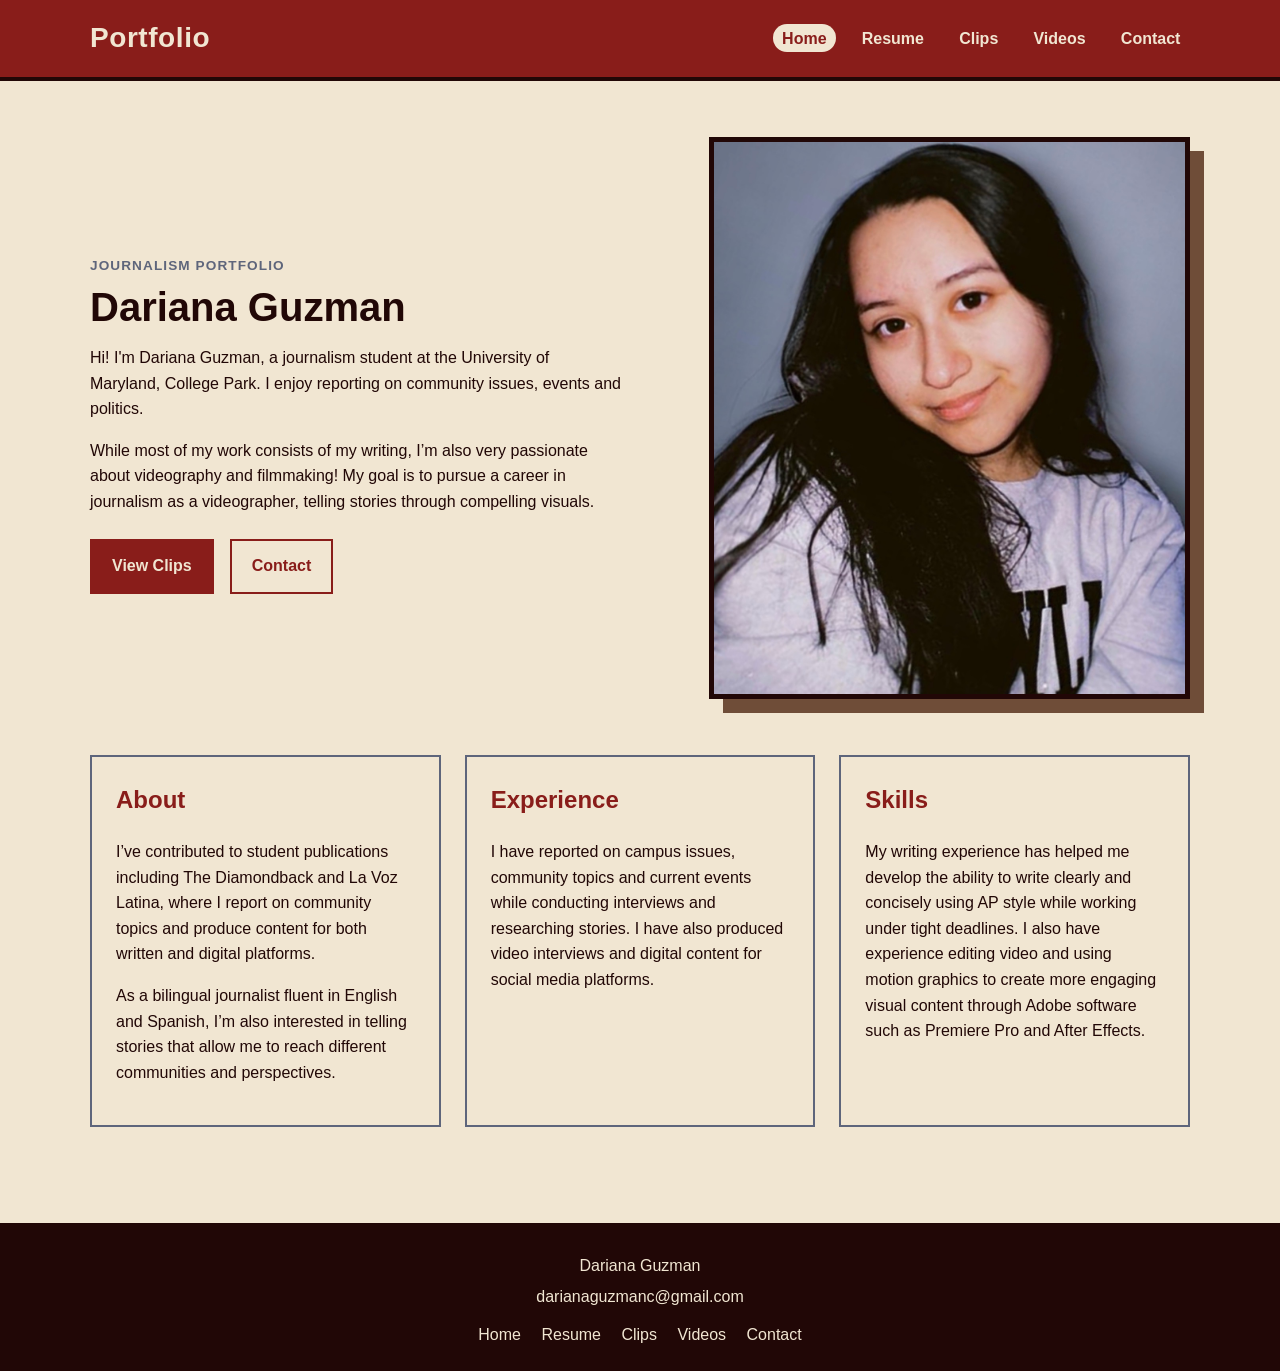
<file: index.html>
<!DOCTYPE html>
<html lang="en">

<head>
  <meta charset="UTF-8">
  <meta name="viewport" content="width=device-width, initial-scale=1.0">
  <meta name="description"
    content="Portfolio for journalism student Dariana Guzman, including biography, resume, clips, and contact information.">
  <title>Home | Portfolio</title>
  <link rel="stylesheet" href="portfolio/css/style.css">
</head>

<body>
  <header class="site-header">
    <div class="container header-inner">
      <a href="index.html" class="site-name">Portfolio</a>
      <nav class="site-nav" aria-label="Main navigation">
        <ul>
          <li><a href="index.html" class="active">Home</a></li>
          <li><a href="portfolio/resume.html">Resume</a></li>
          <li><a href="portfolio/clips.html">Clips</a></li>
          <li><a href="portfolio/videos.html">Videos</a></li>
          <li><a href="portfolio/contact.html">Contact</a></li>
        </ul>
      </nav>
    </div>
  </header>

  <main>
    <section class="hero container">
      <div class="hero-text">
        <p class="eyebrow">Journalism Portfolio</p>
        <h1>Dariana Guzman</h1>
        <p>
          Hi! I'm Dariana Guzman, a journalism student at the University of Maryland, College Park. I enjoy reporting on
          community issues, events and politics.
        </p>
        <p>
          While most of my work consists of my writing, I’m also very passionate about videography and filmmaking! My
          goal is to pursue a career in journalism as a videographer, telling stories through compelling visuals.
        </p>
        <div class="button-group">
          <a href="portfolio/clips.html" class="button">View Clips</a>
          <a href="portfolio/contact.html" class="button button-secondary">Contact</a>
        </div>
      </div>

      <div class="hero-image">
        <img src="portfolio/img/photojpg.jpg" alt="Professional headshot">
      </div>
    </section>

    <section class="quick-info container">
      <div class="card">
        <h2>About</h2>
        <p>
          I’ve contributed to student publications including The Diamondback and La Voz Latina, where I report on
          community topics and produce content for both written and digital platforms.
        </p>
        <p></p>
        As a bilingual journalist fluent in English and Spanish, I’m also interested in telling stories that allow me to
        reach different communities and perspectives.
        </p>
      </div>

      <div class="card">
        <h2>Experience</h2>
        <p>
          I have reported on campus issues, community topics and current events while conducting interviews and
          researching stories. I have also produced video interviews and digital content for social media platforms.
        </p>
      </div>

      <div class="card">
        <h2>Skills</h2>
        <p>
          My writing experience has helped me develop the ability to write clearly and concisely using AP style while
          working under tight deadlines. I also have experience editing video and using motion graphics to create more
          engaging visual content through Adobe software such as Premiere Pro and After Effects.
        </p>
      </div>
    </section>
  </main>

  <footer class="site-footer">
    <div class="container footer-inner">
      <p>Dariana Guzman</p>
      <p>darianaguzmanc@gmail.com</p>
      <nav aria-label="Footer navigation">
        <a href="index.html">Home</a>
        <a href="portfolio/resume.html">Resume</a>
        <a href="portfolio/clips.html">Clips</a>
        <a href="portfolio/videos.html">Videos</a>
        <a href="portfolio/contact.html">Contact</a>
      </nav>
    </div>
  </footer>
</body>

</html>
</file>
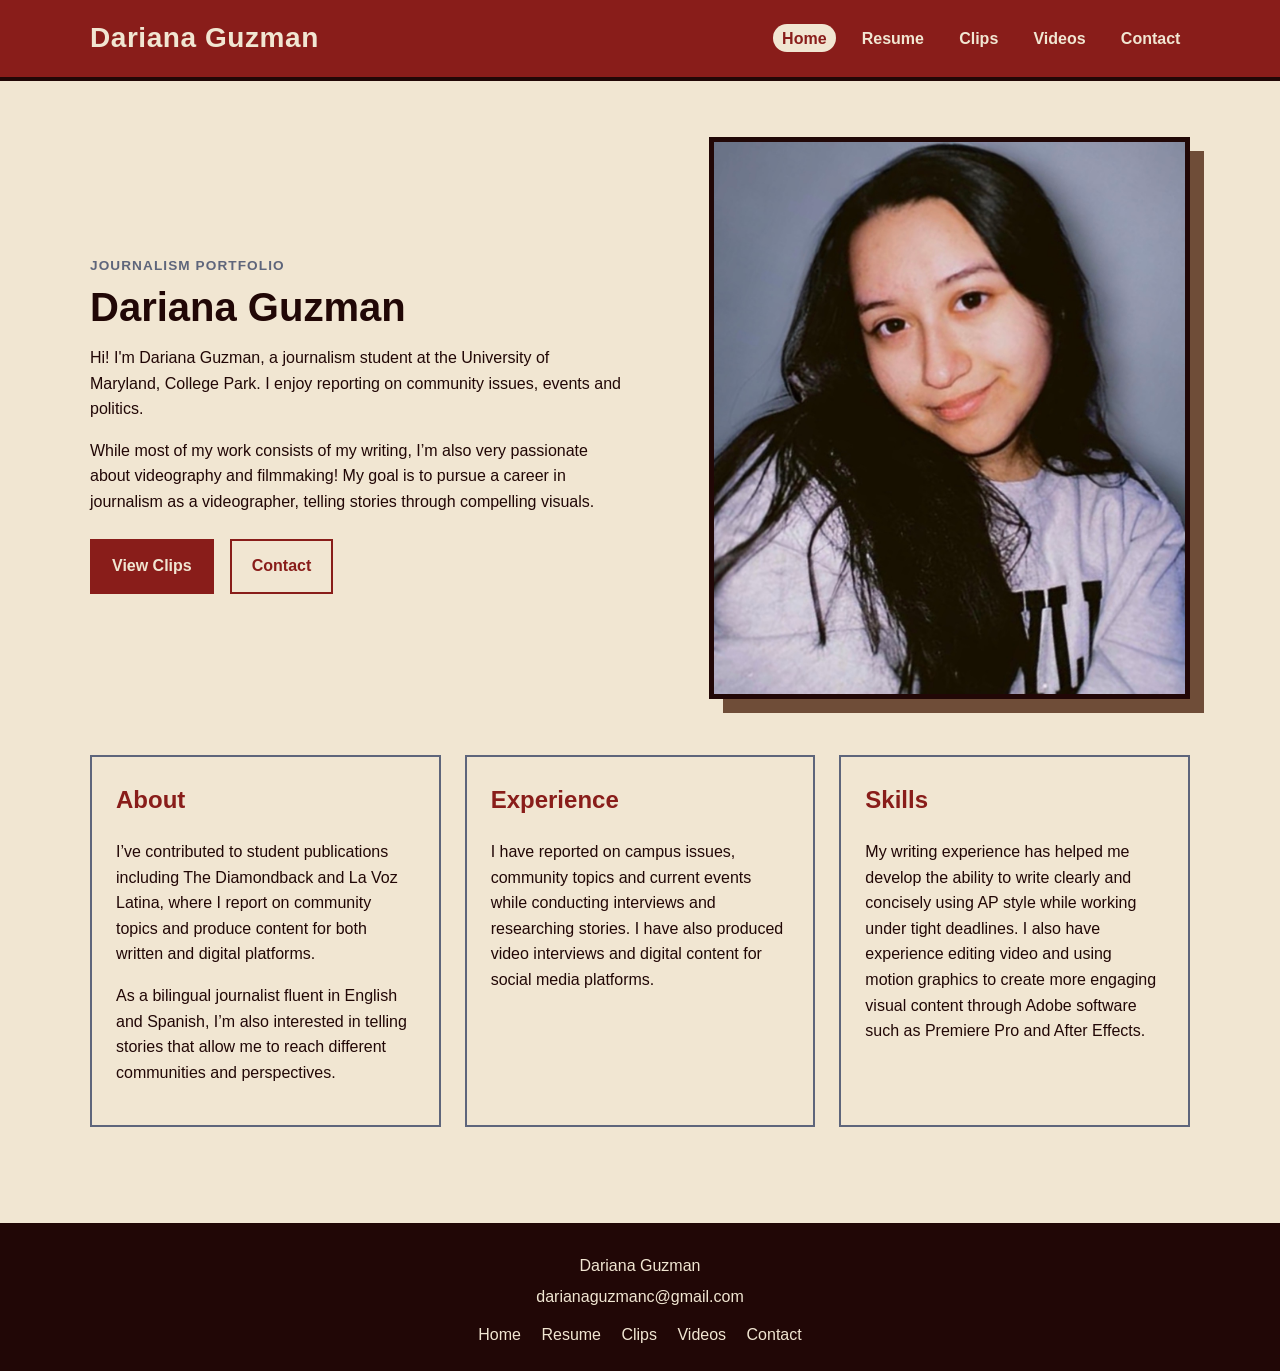
<file: portfolio/index.html>
<!DOCTYPE html>
<html lang="en">
<head>
  <meta charset="UTF-8">
  <meta name="viewport" content="width=device-width, initial-scale=1.0">
  <meta name="description" content="Portfolio for journalism student Dariana Guzman, including biography, resume, clips, and contact information.">
  <title>Home | Portfolio</title>
  <link rel="stylesheet" href="css/style.css">
</head>
<body>
  <header class="site-header">
    <div class="container header-inner">
      <a href="index.html" class="site-name">Dariana Guzman</a>
      <nav class="site-nav" aria-label="Main navigation">
        <ul>
          <li><a href="index.html" class="active">Home</a></li>
          <li><a href="resume.html">Resume</a></li>
          <li><a href="clips.html">Clips</a></li>
          <li><a href="videos.html">Videos</a></li>
          <li><a href="contact.html">Contact</a></li>
        </ul>
      </nav>
    </div>
  </header>

  <main>
    <section class="hero container">
      <div class="hero-text">
        <p class="eyebrow">Journalism Portfolio</p>
        <h1>Dariana Guzman</h1>
        <p>
          Hi! I'm Dariana Guzman, a journalism student at the University of Maryland, College Park. I enjoy reporting on community issues, events and politics. 
        </p>
        <p>
          While most of my work consists of my writing, I’m also very passionate about videography and filmmaking! My goal is to pursue a career in journalism as a videographer, telling stories through compelling visuals. 
        </p>
        <div class="button-group">
          <a href="clips.html" class="button">View Clips</a>
          <a href="contact.html" class="button button-secondary">Contact</a>
        </div>
      </div>

      <div class="hero-image">
        <img src="img/photojpg.jpg" alt="Professional headshot">
      </div>
    </section>

    <section class="quick-info container">
      <div class="card">
        <h2>About</h2>
        <p>
          I’ve contributed to student publications including The Diamondback and La Voz Latina, where I report on community topics and produce content for both written and digital platforms. 
        </p>
        <p></p>
          As a bilingual journalist fluent in English and Spanish, I’m also interested in telling stories that allow me to reach different communities and perspectives. 
        </p>
      </div>

      <div class="card">
        <h2>Experience</h2>
        <p>
          I have reported on campus issues, community topics and current events while conducting interviews and researching stories. I have also produced video interviews and digital content for social media platforms.
        </p>
      </div>

      <div class="card">
        <h2>Skills</h2>
        <p>
          My writing experience has helped me develop the ability to write clearly and concisely using AP style while working under tight deadlines. I also have experience editing video and using motion graphics to create more engaging visual content through Adobe software such as Premiere Pro and After Effects.
        </p>
      </div>
    </section>
  </main>

  <footer class="site-footer">
    <div class="container footer-inner">
      <p>Dariana Guzman</p>
      <p>darianaguzmanc@gmail.com</p>
      <nav aria-label="Footer navigation">
        <a href="index.html">Home</a>
        <a href="resume.html">Resume</a>
        <a href="clips.html">Clips</a>
        <a href="videos.html">Videos</a>
        <a href="contact.html">Contact</a>
      </nav>
    </div>
  </footer>
</body>
</html>
</file>
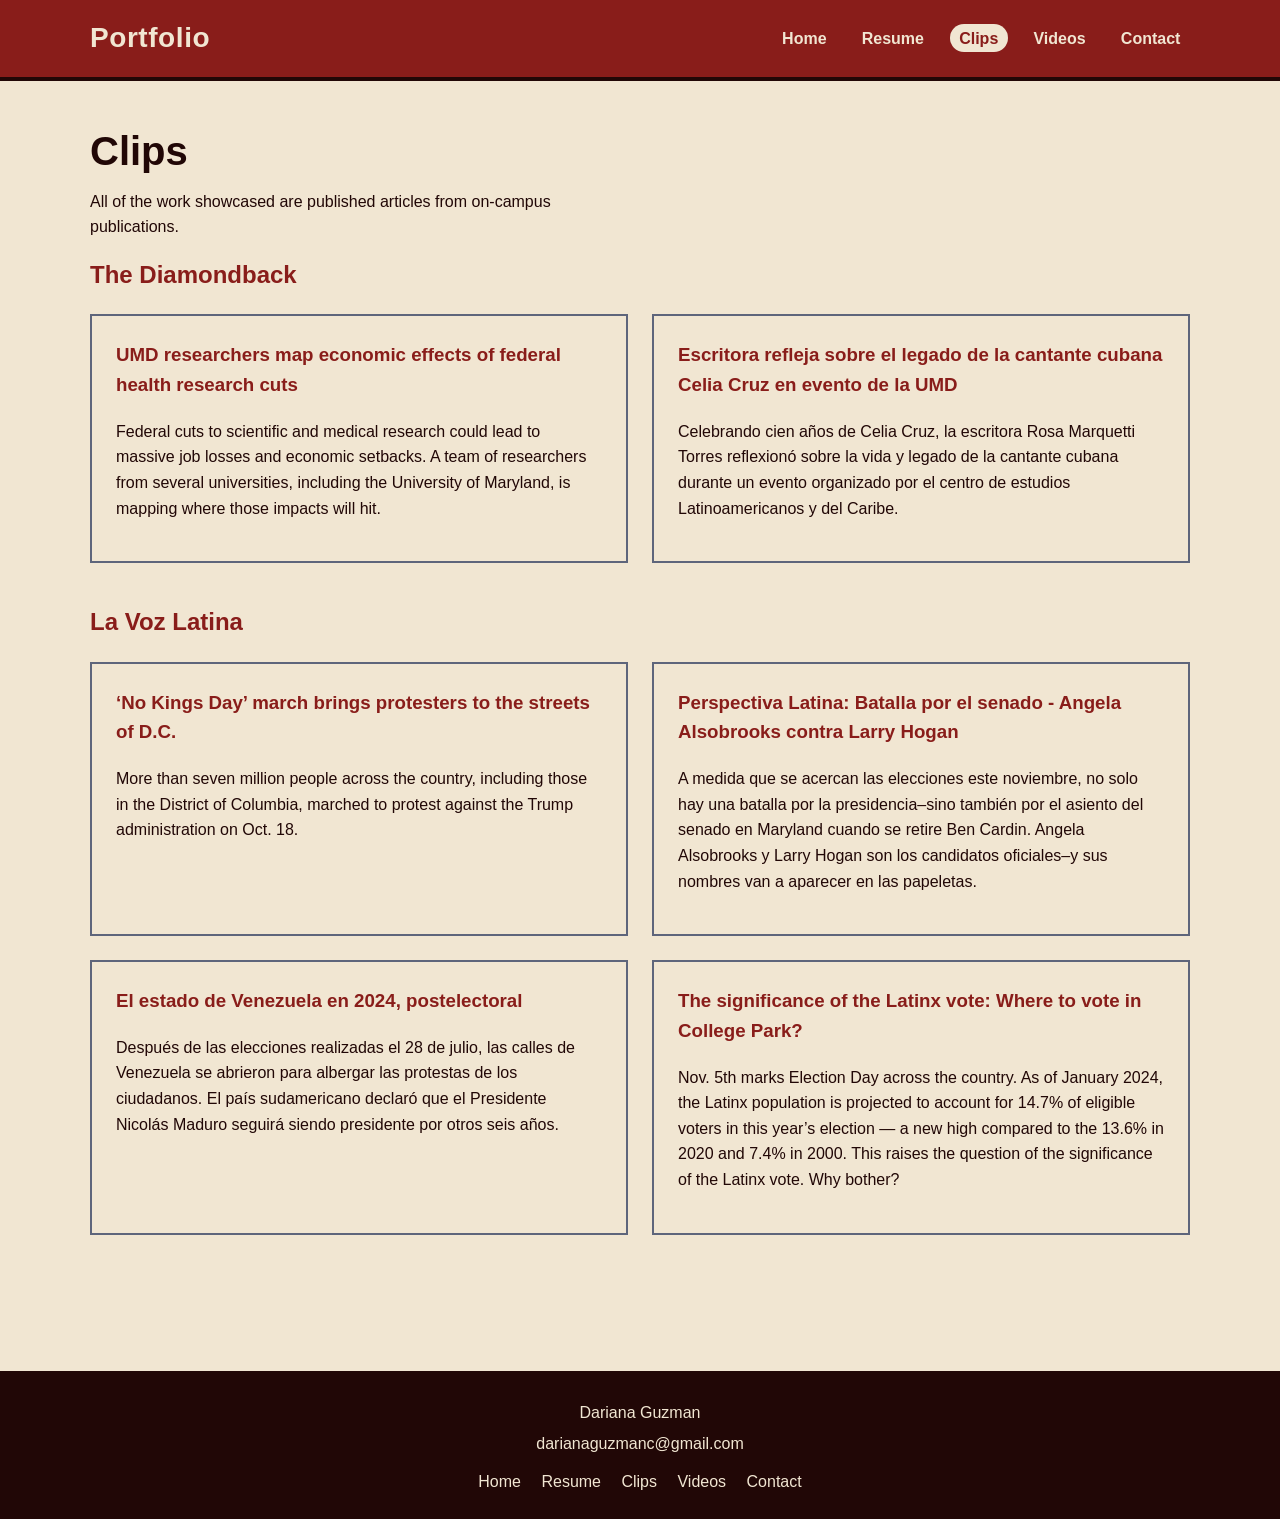
<file: portfolio/clips.html>
<!DOCTYPE html>
<html lang="en">

<head>
  <meta charset="UTF-8">
  <meta name="viewport" content="width=device-width, initial-scale=1.0">
  <meta name="description" content="Published clips and multimedia work portfolio page.">
  <title>Clips | Portfolio</title>
  <link rel="stylesheet" href="css/style.css">
</head>

<body>
  <header class="site-header">
    <div class="container header-inner">
      <a href="../index.html" class="site-name">Portfolio</a>
      <nav class="site-nav" aria-label="Main navigation">
        <ul>
          <li><a href="../index.html">Home</a></li>
          <li><a href="resume.html">Resume</a></li>
          <li><a href="clips.html" class="active">Clips</a></li>
          <li><a href="videos.html">Videos</a></li>
          <li><a href="contact.html">Contact</a></li>
        </ul>
      </nav>
    </div>
  </header>

  <main class="container page-content">
    <h1>Clips</h1>
    <p class="page-intro">
      All of the work showcased are published articles from on-campus publications.
    </p>

    <!-- The Diamondback -->
    <section class="clips-group">
      <h2>The Diamondback</h2>
      <div class="clips-grid">

        <article class="clip-card">
          <h3>
            <a href="https://dbknews.com/2025/10/17/umd-research-federal-economy/"
              target="_blank" rel="noopener noreferrer">
              UMD researchers map economic effects of federal health research cuts
            </a>
          </h3>
          <p>
            Federal cuts to scientific and medical research could lead to massive job losses and economic setbacks. A
            team of researchers from several universities, including the University of Maryland, is mapping where those
            impacts will hit.
          </p>
        </article>

        <article class="clip-card">
          <h3>
            <a href="https://dbknews.com/2025/10/27/cien-anos-celia-cruz-evento-umd/"
              target="_blank" rel="noopener noreferrer">
              Escritora refleja sobre el legado de la cantante cubana Celia Cruz en evento de la UMD
            </a>
          </h3>
          <p>
            Celebrando cien años de Celia Cruz, la escritora Rosa Marquetti Torres reflexionó sobre la vida y legado de
            la cantante cubana durante un evento organizado por el centro de estudios Latinoamericanos y del Caribe.
          </p>
        </article>

      </div>
    </section>

    <!-- La Voz Latina -->
    <section class="clips-group">
      <h2>La Voz Latina</h2>
      <div class="clips-grid">

        <article class="clip-card">
          <h3>
            <a href="https://www.lavozlatina.org/post/no-kings-day-march-brings-protesters-to-the-streets-of-d-c"
              target="_blank" rel="noopener noreferrer">
              ‘No Kings Day’ march brings protesters to the streets of D.C.
            </a>
          </h3>
          <p>
            More than seven million people across the country, including those in the District of Columbia, marched
            to protest against the Trump administration on Oct. 18. 
          </p>
        </article>

        <article class="clip-card">
          <h3>
            <a href="https://www.lavozlatina.org/post/perspectiva-latina-batalla-por-el-senado-angela-alsobrooks-contra-larry-hogan"
              target="_blank" rel="noopener noreferrer">
              Perspectiva Latina: Batalla por el senado - Angela Alsobrooks contra Larry Hogan
            </a>
          </h3>
          <p>
            A medida que se acercan las elecciones este noviembre, no solo hay una batalla por la presidencia–sino también por el asiento del senado en Maryland cuando se retire Ben Cardin. Angela Alsobrooks y Larry Hogan son los candidatos oficiales–y sus nombres van a aparecer en las papeletas. 
          </p>
        </article>

        <article class="clip-card">
          <h3>
            <a href="https://www.lavozlatina.org/post/el-estado-de-venezuela-en-2024-postelectoral"
              target="_blank" rel="noopener noreferrer">
              El estado de Venezuela en 2024, postelectoral
            </a>
          </h3>
          <p>
            Después de las elecciones realizadas el 28 de julio, las calles de Venezuela se abrieron para albergar las protestas de los ciudadanos. El país sudamericano declaró que el Presidente Nicolás Maduro seguirá siendo presidente por otros seis años. 
          </p>
        </article>

        <article class="clip-card">
          <h3>
            <a href="https://www.lavozlatina.org/post/the-significance-of-the-latinx-vote-where-to-vote-in-college-park"
              target="_blank" rel="noopener noreferrer">
              The significance of the Latinx vote: Where to vote in College Park?
            </a>
          </h3>
          <p>
            Nov. 5th marks Election Day across the country. As of January 2024, the Latinx population is projected to account for 14.7% of eligible voters in this year’s election — a new high compared to the 13.6% in 2020 and 7.4% in 2000. This raises the question of the significance of the Latinx vote. Why bother? 
          </p>
        </article>

      </div>
    </section>

  </main>

  <footer class="site-footer">
    <div class="container footer-inner">
      <p>Dariana Guzman</p>
      <p>darianaguzmanc@gmail.com</p>
      <nav aria-label="Footer navigation">
        <a href="../index.html">Home</a>
        <a href="resume.html">Resume</a>
        <a href="clips.html">Clips</a>
        <a href="videos.html">Videos</a>
        <a href="contact.html">Contact</a>
      </nav>
    </div>
  </footer>

</body>

</html>
</file>
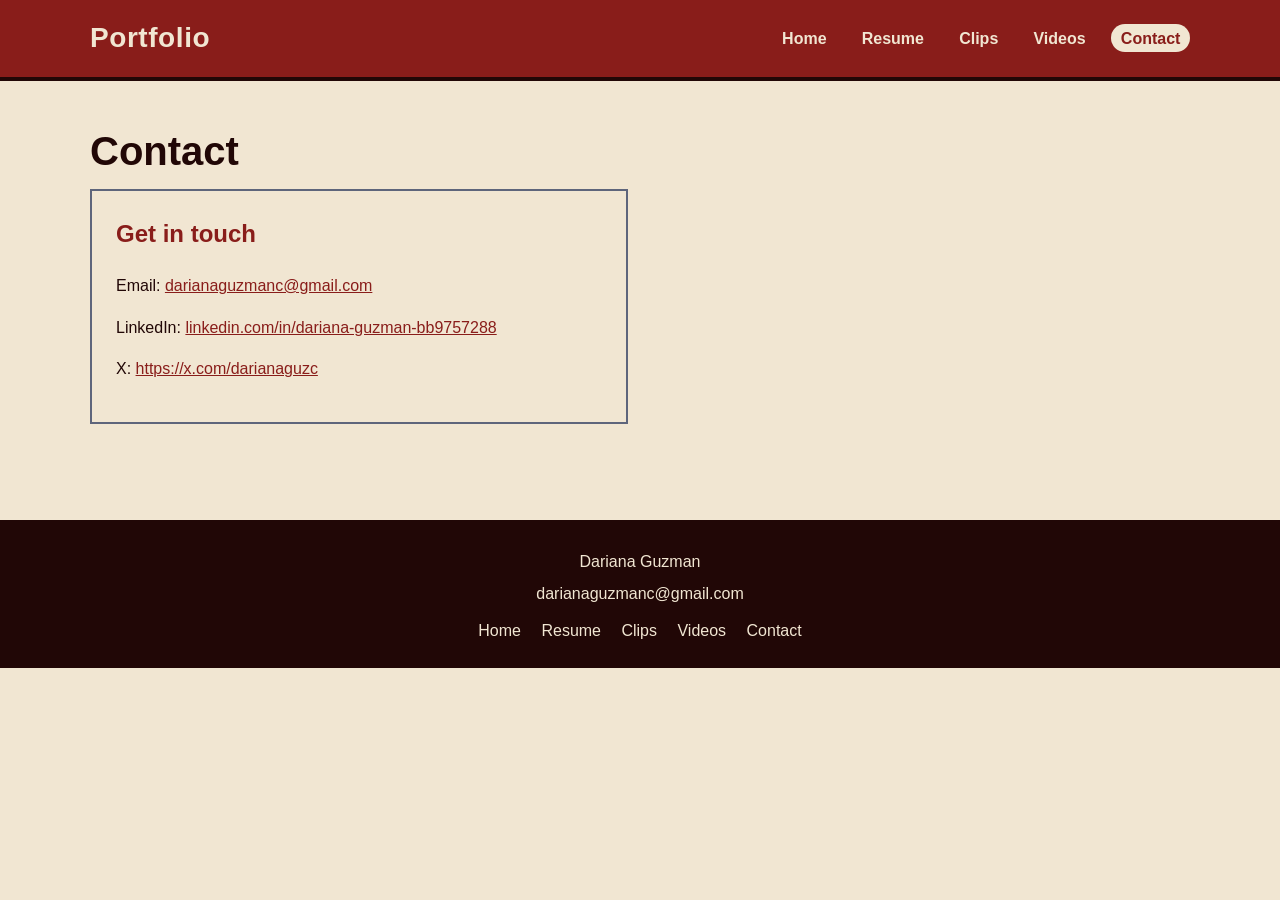
<file: portfolio/contact.html>
<!DOCTYPE html>
<html lang="en">
<head>
  <meta charset="UTF-8">
  <meta name="viewport" content="width=device-width, initial-scale=1.0">
  <meta name="description" content="Contact information and professional social links.">
  <title>Contact | Portfolio</title>
  <link rel="stylesheet" href="css/style.css">
</head>
<body>
  <header class="site-header">
    <div class="container header-inner">
      <a href="../index.html" class="site-name">Portfolio</a>
      <nav class="site-nav" aria-label="Main navigation">
        <ul>
          <li><a href="../index.html">Home</a></li>
          <li><a href="resume.html">Resume</a></li>
          <li><a href="clips.html">Clips</a></li>
          <li><a href="videos.html">Videos</a></li>
          <li><a href="contact.html" class="active">Contact</a></li>
        </ul>
      </nav>
    </div>
  </header>

  <main class="container page-content">
    <h1>Contact</h1>

    <section class="contact-layout">
      <div class="contact-card">
        <h2>Get in touch</h2>
        <p>Email: <a href="mailto:darianaguzmanc@gmail.com.com">darianaguzmanc@gmail.com</a></p>
        <p>LinkedIn: <a href="https://www.linkedin.com/in/dariana-guzman-bb9757288" target="_blank" rel="noopener noreferrer">linkedin.com/in/dariana-guzman-bb9757288</a>
        </p>
        <p>X: <a href="https://x.com/darianaguzc" target="_blank" rel="noopener noreferrer">https://x.com/darianaguzc</a>
        </p>
      </div>
    </section>
  </main>

  <footer class="site-footer">
    <div class="container footer-inner">
      <p>Dariana Guzman</p>
      <p>darianaguzmanc@gmail.com</p>
      <nav aria-label="Footer navigation">
        <a href="../index.html">Home</a>
        <a href="resume.html">Resume</a>
        <a href="clips.html">Clips</a>
        <a href="videos.html">Videos</a>
        <a href="contact.html">Contact</a>
      </nav>
    </div>
  </footer>
</body>
</html>
</file>
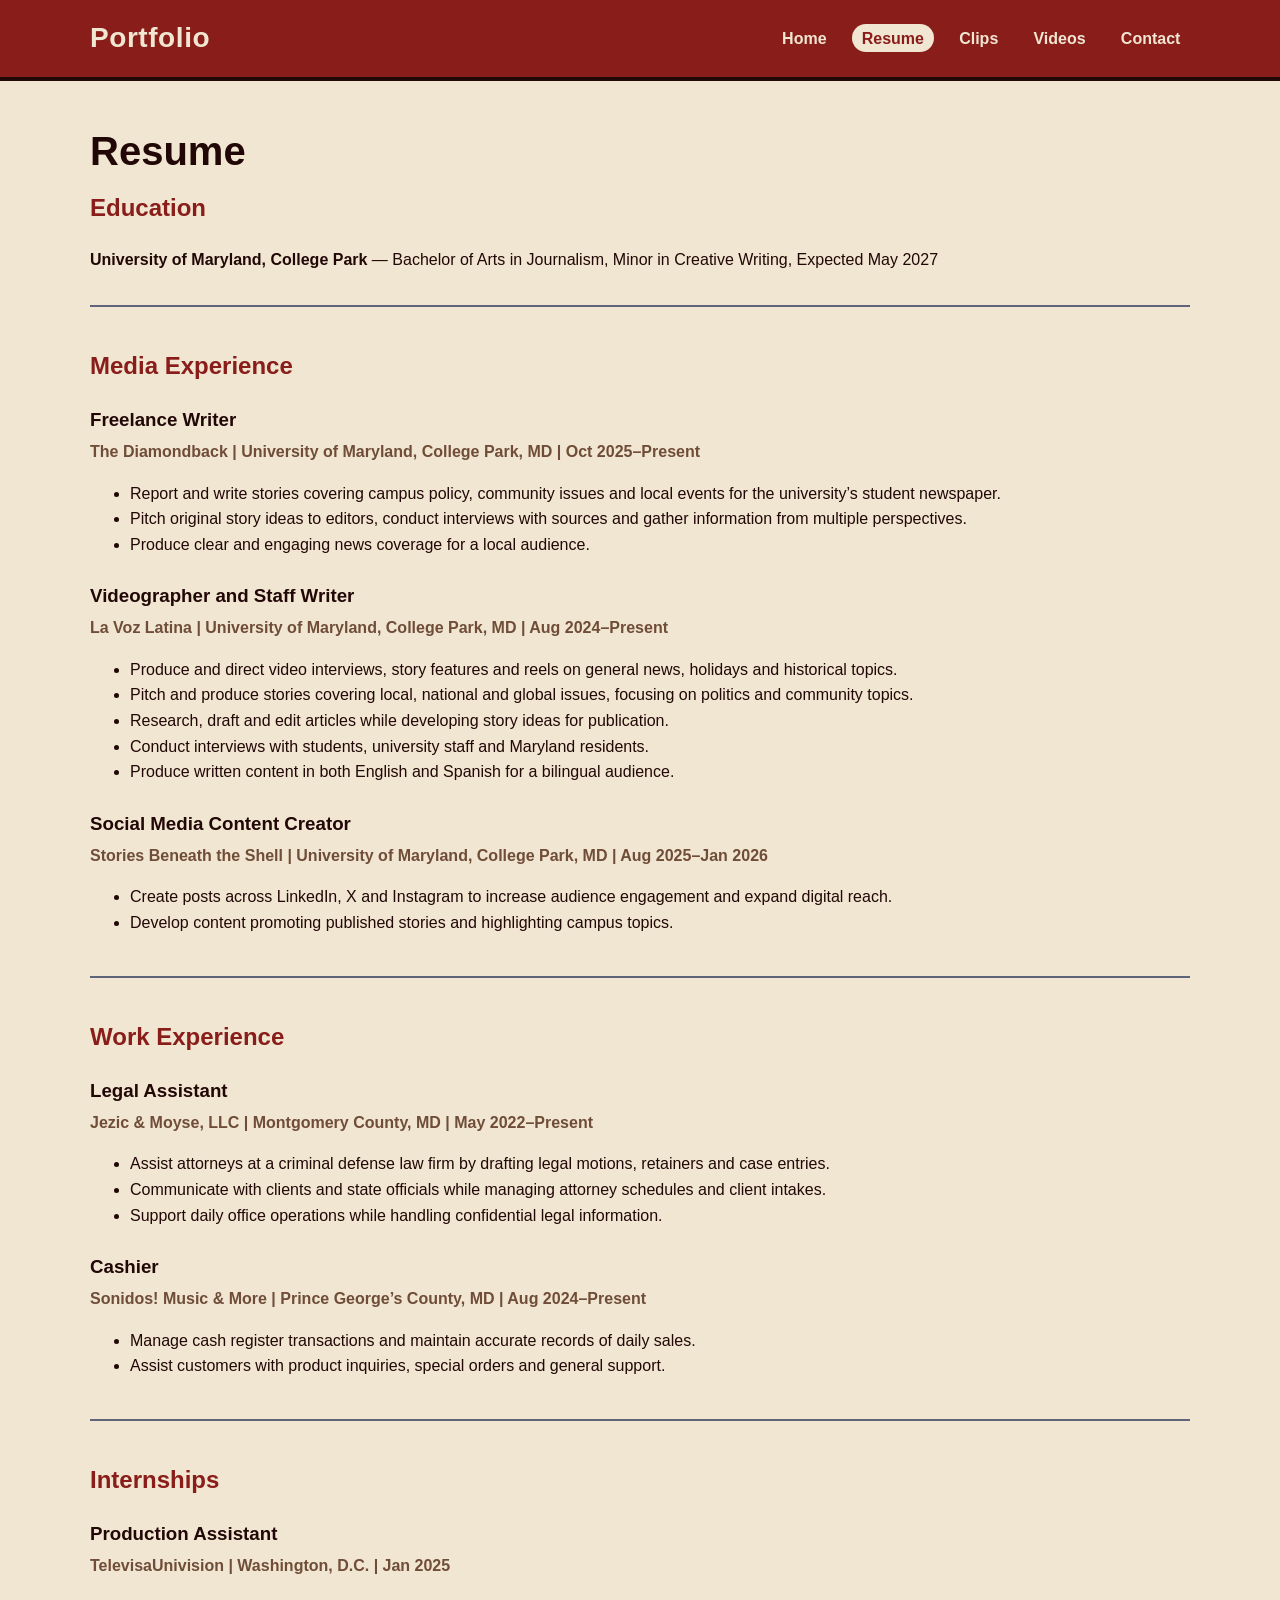
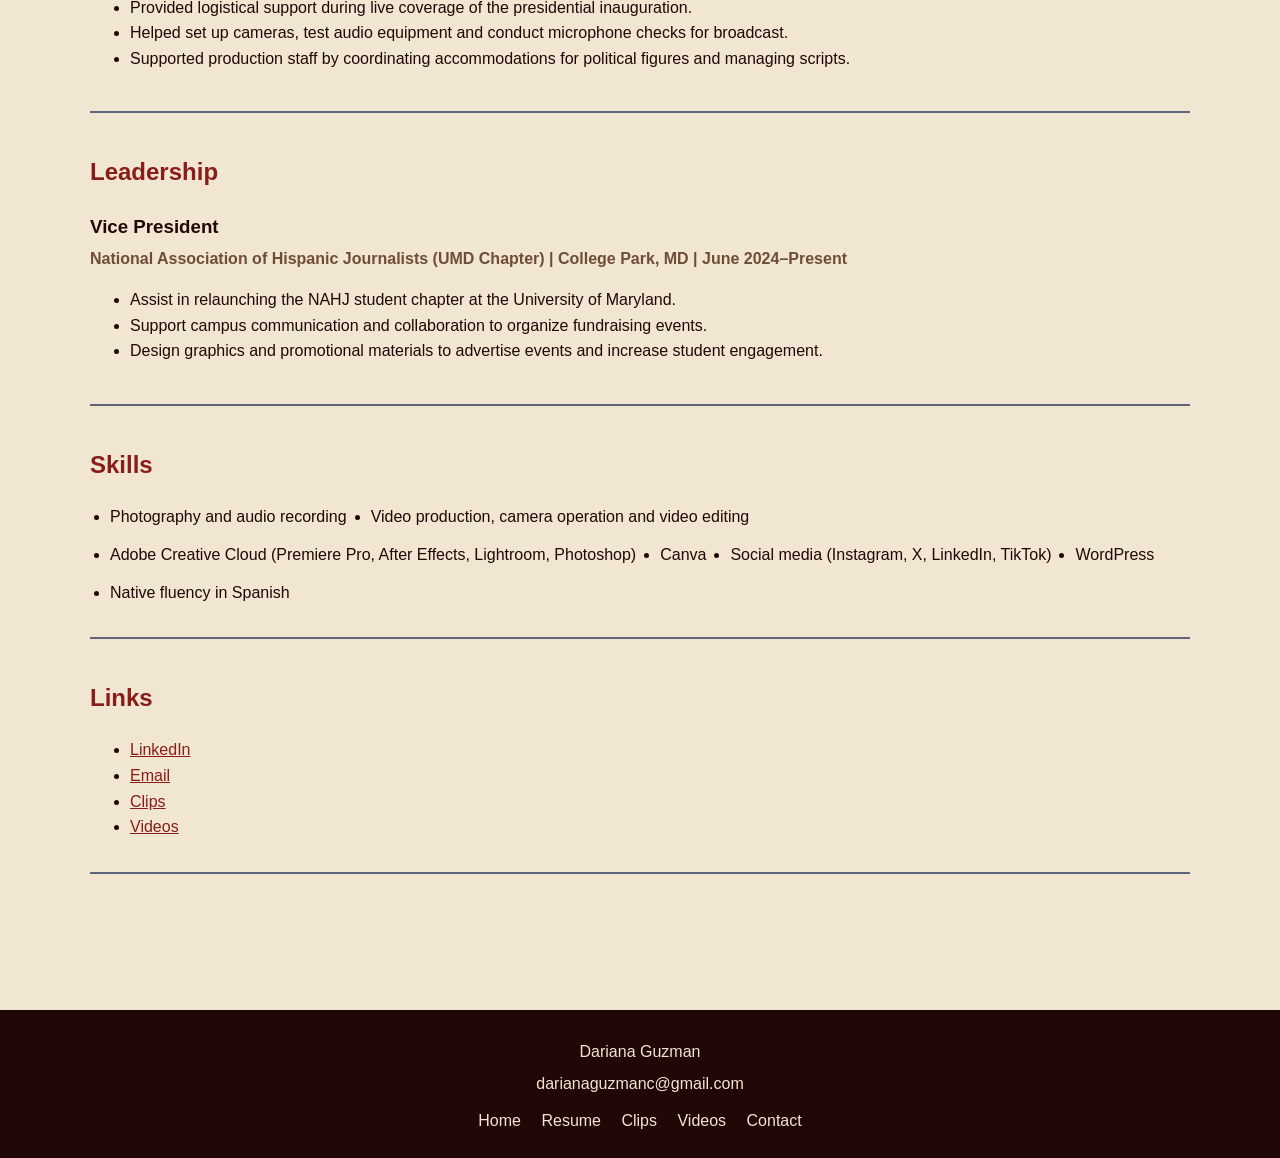
<file: portfolio/resume.html>
<!DOCTYPE html>
<html lang="en">
<head>
  <meta charset="UTF-8">
  <meta name="viewport" content="width=device-width, initial-scale=1.0">
  <meta name="description" content="Resume with experience, education, skills, and portfolio information.">
  <title>Resume | Portfolio</title>
  <link rel="stylesheet" href="css/style.css">
</head>
<body>
  <header class="site-header">
    <div class="container header-inner">
      <a href="../index.html" class="site-name">Portfolio</a>
      <nav class="site-nav" aria-label="Main navigation">
        <ul>
          <li><a href="../index.html">Home</a></li>
          <li><a href="resume.html" class="active">Resume</a></li>
          <li><a href="clips.html">Clips</a></li>
          <li><a href="videos.html">Videos</a></li>
          <li><a href="contact.html">Contact</a></li>
        </ul>
      </nav>
    </div>
  </header>

  <main class="container page-content">
    <h1>Resume</h1>

    <section class="resume-section">
    <h2>Education</h2>
    <p><strong>University of Maryland, College Park</strong> — Bachelor of Arts in Journalism, Minor in Creative Writing, Expected May 2027</p>
  </section>



    <section class="resume-section">
      <h2>Media Experience</h2>
      <article class="resume-item">
      <h3>Freelance Writer</h3>
      <p class="resume-meta">The Diamondback | University of Maryland, College Park, MD | Oct 2025–Present</p>
      <ul>
        <li>Report and write stories covering campus policy, community issues and local events for the university’s student newspaper.</li>
        <li>Pitch original story ideas to editors, conduct interviews with sources and gather information from multiple perspectives.</li>
        <li>Produce clear and engaging news coverage for a local audience.</li>
      </ul>
    </article>


      <article class="resume-item">
      <h3>Videographer and Staff Writer</h3>
      <p class="resume-meta">La Voz Latina | University of Maryland, College Park, MD | Aug 2024–Present</p>
      <ul>
        <li>Produce and direct video interviews, story features and reels on general news, holidays and historical topics.</li>
        <li>Pitch and produce stories covering local, national and global issues, focusing on politics and community topics.</li>
        <li>Research, draft and edit articles while developing story ideas for publication.</li>
        <li>Conduct interviews with students, university staff and Maryland residents.</li>
        <li>Produce written content in both English and Spanish for a bilingual audience.</li>
      </ul>
    </article>

       <article class="resume-item">
      <h3>Social Media Content Creator</h3>
      <p class="resume-meta">Stories Beneath the Shell | University of Maryland, College Park, MD | Aug 2025–Jan 2026</p>
      <ul>
        <li>Create posts across LinkedIn, X and Instagram to increase audience engagement and expand digital reach.</li>
        <li>Develop content promoting published stories and highlighting campus topics.</li>
      </ul>
    </article>
 </section>
      <section class="resume-section">
      <h2>Work Experience</h2>
      <article class="resume-item">
      <h3>Legal Assistant</h3>
      <p class="resume-meta">Jezic & Moyse, LLC | Montgomery County, MD | May 2022–Present</p>
      <ul>
        <li>Assist attorneys at a criminal defense law firm by drafting legal motions, retainers and case entries.</li>
        <li>Communicate with clients and state officials while managing attorney schedules and client intakes.</li>
        <li>Support daily office operations while handling confidential legal information.</li>
      </ul>
    </article>

    <article class="resume-item">
      <h3>Cashier</h3>
      <p class="resume-meta">Sonidos! Music & More | Prince George’s County, MD | Aug 2024–Present</p>
      <ul>
        <li>Manage cash register transactions and maintain accurate records of daily sales.</li>
        <li>Assist customers with product inquiries, special orders and general support.</li>
      </ul>
    </article>
 </section>
      <section class="resume-section">
      <h2>Internships</h2>
         <article class="resume-item">
      <h3>Production Assistant</h3>
      <p class="resume-meta">TelevisaUnivision | Washington, D.C. | Jan 2025</p>
      <ul>
        <li>Provided logistical support during live coverage of the presidential inauguration.</li>
        <li>Helped set up cameras, test audio equipment and conduct microphone checks for broadcast.</li>
        <li>Supported production staff by coordinating accommodations for political figures and managing scripts.</li>
      </ul>
    </article>
     </section>

      <section class="resume-section">
      <h2>Leadership</h2>
      <article class="resume-item">
      <h3>Vice President</h3>
      <p class="resume-meta">National Association of Hispanic Journalists (UMD Chapter) | College Park, MD | June 2024–Present</p>
      <ul>
        <li>Assist in relaunching the NAHJ student chapter at the University of Maryland.</li>
        <li>Support campus communication and collaboration to organize fundraising events.</li>
        <li>Design graphics and promotional materials to advertise events and increase student engagement.</li>
      </ul>
    </article>
    </section>

    <section class="resume-section">
    <h2>Skills</h2>
    <ul class="skills-list">
      <li>Photography and audio recording</li>
      <li>Video production, camera operation and video editing</li>
      <li>Adobe Creative Cloud (Premiere Pro, After Effects, Lightroom, Photoshop)</li>
      <li>Canva</li>
      <li>Social media (Instagram, X, LinkedIn, TikTok)</li>
      <li>WordPress</li>
      <li>Native fluency in Spanish</li>
    </ul>
  </section>
  
    <section class="resume-section">
      <h2>Links</h2>
      <ul>
        <li>
        <a href="https://www.linkedin.com/in/dariana-guzman-bb9757288" target="_blank">
        LinkedIn
        </a></li>
        <li><a href="mailto:darianaguzmanc@gmail.com">Email</a></li>
        <li><a href="clips.html">Clips</a></li>
         <li><a href="videos.html">Videos</a></li>
      </ul>
    </section>
  </main>

  <footer class="site-footer">
    <div class="container footer-inner">
      <p>Dariana Guzman</p>
      <p>darianaguzmanc@gmail.com</p>
      <nav aria-label="Footer navigation">
        <a href="../index.html">Home</a>
        <a href="resume.html">Resume</a>
        <a href="clips.html">Clips</a>
        <a href="videos.html">Videos</a>
        <a href="contact.html">Contact</a>
      </nav>
    </div>
  </footer>
</body>
</html>
</file>
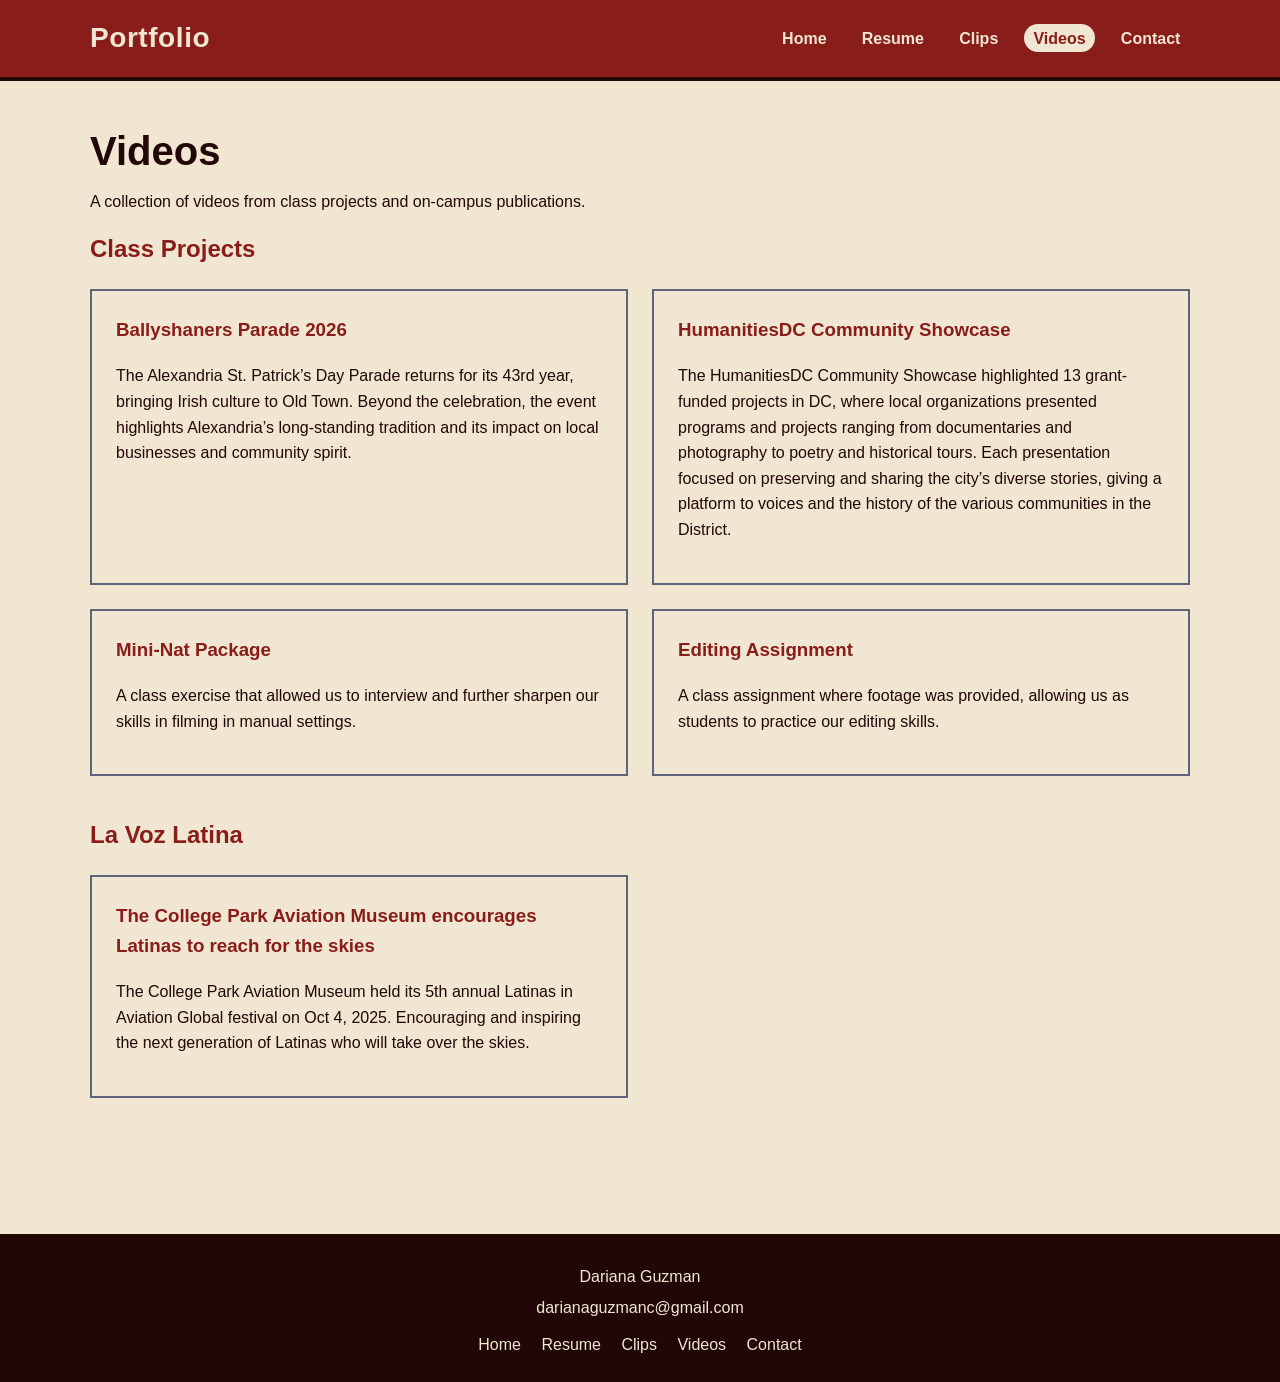
<file: portfolio/videos.html>
<!DOCTYPE html>
<html lang="en">

<head>
    <meta charset="UTF-8">
    <meta name="viewport" content="width=device-width, initial-scale=1.0">
    <meta name="description" content="Published video work and multimedia portfolio.">
    <title>Videos | Portfolio</title>
    <link rel="stylesheet" href="css/style.css">
</head>

<body>

    <header class="site-header">
        <div class="container header-inner">
            <a href="../index.html" class="site-name">Portfolio</a>

            <nav class="site-nav" aria-label="Main navigation">
                <ul>
                    <li><a href="../index.html">Home</a></li>
                    <li><a href="resume.html">Resume</a></li>
                    <li><a href="clips.html">Clips</a></li>
                    <li><a href="videos.html" class="active">Videos</a></li>
                    <li><a href="contact.html">Contact</a></li>
                </ul>
            </nav>
        </div>
    </header>

    <main class="container page-content">
        <h1>Videos</h1>
        <p class="page-intro">
            A collection of videos from class projects and on-campus publications.
        </p>

        <!-- CLASS PROJECTS -->
        <section class="clips-group">
            <h2>Class Projects</h2>

            <div class="clips-grid">

                <article class="clip-card">
                    <h3>
                        <a href="https://vimeo.com/1182102585?share=copy&fl=sv&fe=ci" target="_blank"
                            rel="noopener noreferrer">Ballyshaners Parade 2026</a>
                    </h3>
                    <p>The Alexandria St. Patrick’s Day Parade returns for its 43rd year, bringing Irish culture to Old
                        Town.
                        Beyond the celebration, the event highlights Alexandria’s long-standing tradition and its impact
                        on local
                        businesses and community spirit.</p>
                </article>

                <article class="clip-card">
                    <h3>
                        <a href="https://vimeo.com/1184670969?fl=tl&fe=ec" target="_blank"
                            rel="noopener noreferrer">HumanitiesDC Community Showcase</a>
                    </h3>
                    <p>The HumanitiesDC Community Showcase highlighted 13 grant-funded projects in DC, where local
                        organizations
                        presented programs and projects ranging from documentaries and photography to poetry and
                        historical tours.
                        Each presentation focused on preserving and sharing the city’s diverse stories, giving a
                        platform to voices
                        and the history of the various communities in the District.</p>
                </article>

                <article class="clip-card">
                    <h3>
                        <a href="https://vimeo.com/1184671861?fl=tl&fe=ec" target="_blank"
                            rel="noopener noreferrer">Mini-Nat Package</a>
                    </h3>
                    <p>A class exercise that allowed us to interview and further sharpen our skills in filming in manual
                        settings.</p>
                </article>

                <article class="clip-card">
                    <h3>
                        <a href="https://vimeo.com/1184672363?fl=tl&fe=ec" target="_blank"
                            rel="noopener noreferrer">Editing Assignment</a>
                    </h3>
                    <p>A class assignment where footage was provided, allowing us as students to practice our editing
                        skills.</p>
                </article>

            </div>
        </section>


        <section class="clips-group">
            <h2>La Voz Latina</h2>

            <div class="clips-grid">

                <article class="clip-card">
                    <h3>
                        <a href="https://www.instagram.com/reel/DPhi-_7EghB/?utm_source=ig_web_copy_link&igsh=MzRlODBiNWFlZA=="
                            target="_blank" rel="noopener noreferrer">
                            The College Park Aviation Museum encourages Latinas to reach for the skies
                        </a>
                    </h3>
                    <p>The College Park Aviation Museum held its 5th annual Latinas in Aviation Global festival on Oct
                        4, 2025.
                        Encouraging and inspiring the next generation of Latinas who will take over the skies.</p>
                </article>

            </div>
        </section>

    </main>

    <footer class="site-footer">
        <div class="container footer-inner">
            <p>Dariana Guzman</p>
            <p>darianaguzmanc@gmail.com</p>

            <nav aria-label="Footer navigation">
                <a href="../index.html">Home</a>
                <a href="resume.html">Resume</a>
                <a href="clips.html">Clips</a>
                <a href="videos.html">Videos</a>
                <a href="contact.html">Contact</a>
            </nav>
        </div>
    </footer>

</body>

</html>
</file>
<file: portfolio/css/style.css>
:root {
  --red: #891d1a;
  --cream: #f1e6d2;
  --blue-gray: #5e657b;
  --dark: #210706;
  --brown: #6f4d38;
}

* {
  box-sizing: border-box;
}

html {
  scroll-behavior: smooth;
}

body {
  margin: 0;
  font-family: Helvetica, Arial, sans-serif;
  background-color: var(--cream);
  color: var(--dark);
  line-height: 1.6;
}

img {
  display: block;
  width: 100%;
  height: auto;
}

a {
  color: var(--red);
}

a:hover {
  color: var(--blue-gray);
}

.container {
  width: 90%;
  max-width: 1100px;
  margin: 0 auto;
}

.site-header {
  background-color: var(--red);
  border-bottom: 4px solid var(--dark);
}

.header-inner {
  display: flex;
  justify-content: space-between;
  align-items: center;
  gap: 1.5rem;
  padding: 1rem 0;
}

.site-name {
  color: var(--cream);
  text-decoration: none;
  font-size: 1.75rem;
  font-weight: bold;
  letter-spacing: 0.02em;
}

.site-nav ul {
  display: flex;
  gap: 1rem;
  list-style: none;
  margin: 0;
  padding: 0;
}

.site-nav a {
  color: var(--cream);
  text-decoration: none;
  font-weight: bold;
  padding: 0.35rem 0.6rem;
  border-radius: 999px;
  transition: background-color 0.2s ease, color 0.2s ease;
}

.site-nav a:hover,
.site-nav a.active {
  background-color: var(--cream);
  color: var(--red);
}

.hero {
  display: grid;
  grid-template-columns: 1.1fr 0.9fr;
  gap: 2rem;
  align-items: center;
  padding: 3.5rem 0;
}

.eyebrow {
  margin-bottom: 0.5rem;
  color: var(--blue-gray);
  font-weight: bold;
  text-transform: uppercase;
  letter-spacing: 0.08em;
  font-size: 0.85rem;
}

.hero h1,
.page-content h1 {
  margin-top: 0;
  margin-bottom: 1rem;
  font-size: 2.5rem;
  line-height: 1.1;
}

.hero-text p {
  max-width: 60ch;
}

.hero-image img {
  border: 5px solid var(--dark);
  box-shadow: 14px 14px 0 var(--brown);
}

.button-group {
  display: flex;
  flex-wrap: wrap;
  gap: 1rem;
  margin-top: 1.5rem;
}

.button {
  display: inline-block;
  padding: 0.8rem 1.25rem;
  background-color: var(--red);
  color: var(--cream);
  text-decoration: none;
  font-weight: bold;
  border: 2px solid var(--red);
}

.button:hover {
  background-color: var(--dark);
  border-color: var(--dark);
  color: var(--cream);
}

.button-secondary {
  background-color: transparent;
  color: var(--red);
}

.button-secondary:hover {
  color: var(--cream);
}

.quick-info {
  display: grid;
  grid-template-columns: repeat(3, 1fr);
  gap: 1.5rem;
  padding-bottom: 3rem;
}

.card,
.contact-card,
.clip-card {
  background-color: var(--cream);
  border: 2px solid var(--blue-gray);
  padding: 1.5rem;
}

.card h2,
.contact-card h2,
.clips-group h2,
.resume-section h2 {
  margin-top: 0;
  color: var(--red);
}

.page-content {
  padding: 3rem 0;
}

.page-intro {
  max-width: 60ch;
}

.resume-section {
  margin-bottom: 2.5rem;
  padding-bottom: 1rem;
  border-bottom: 2px solid var(--blue-gray);
}

.resume-item {
  margin-bottom: 1.5rem;
}

.resume-item h3 {
  margin-bottom: 0.25rem;
}

.resume-meta {
  margin-top: 0;
  color: var(--brown);
  font-weight: bold;
}

.skills-list {
  display: flex;
  flex-wrap: wrap;
  gap: 0.75rem 1.5rem;
  padding-left: 1.25rem;
}

.clips-group {
  margin-bottom: 2.5rem;
}

.clips-grid {
  display: grid;
  grid-template-columns: repeat(2, 1fr);
  gap: 1.5rem;
}

.clip-card h3 {
  margin-top: 0;
}

.clip-card a {
  text-decoration: none;
}

.clip-card a:hover {
  text-decoration: underline;
}

.contact-layout {
  display: grid;
  grid-template-columns: repeat(2, 1fr);
  gap: 1.5rem;
}

.site-footer {
  background-color: var(--dark);
  color: var(--cream);
  margin-top: 3rem;
}

.footer-inner {
  padding: 1.5rem 0;
  text-align: center;
}

.site-footer p {
  margin: 0.35rem 0;
}

.site-footer nav {
  margin-top: 0.75rem;
}

.site-footer a {
  color: var(--cream);
  text-decoration: none;
  margin: 0 0.5rem;
}

.site-footer a:hover {
  color: var(--blue-gray);
}

@media (max-width: 900px) {
  .hero,
  .quick-info,
  .clips-grid,
  .contact-layout {
    grid-template-columns: 1fr;
  }

  .hero {
    padding-top: 2.5rem;
  }
}

@media (max-width: 700px) {
  .header-inner {
    flex-direction: column;
    align-items: flex-start;
  }

  .site-nav ul {
    flex-wrap: wrap;
  }

  .site-name {
    font-size: 1.5rem;
  }
}

@media (max-width: 500px) {
  .container {
    width: 92%;
  }

  .button-group {
    flex-direction: column;
    align-items: flex-start;
  }

  .site-nav ul {
    flex-direction: column;
    gap: 0.5rem;
  }
}

.clips-group:last-of-type .clip-card {
  min-height: 220px;
}
</file>
